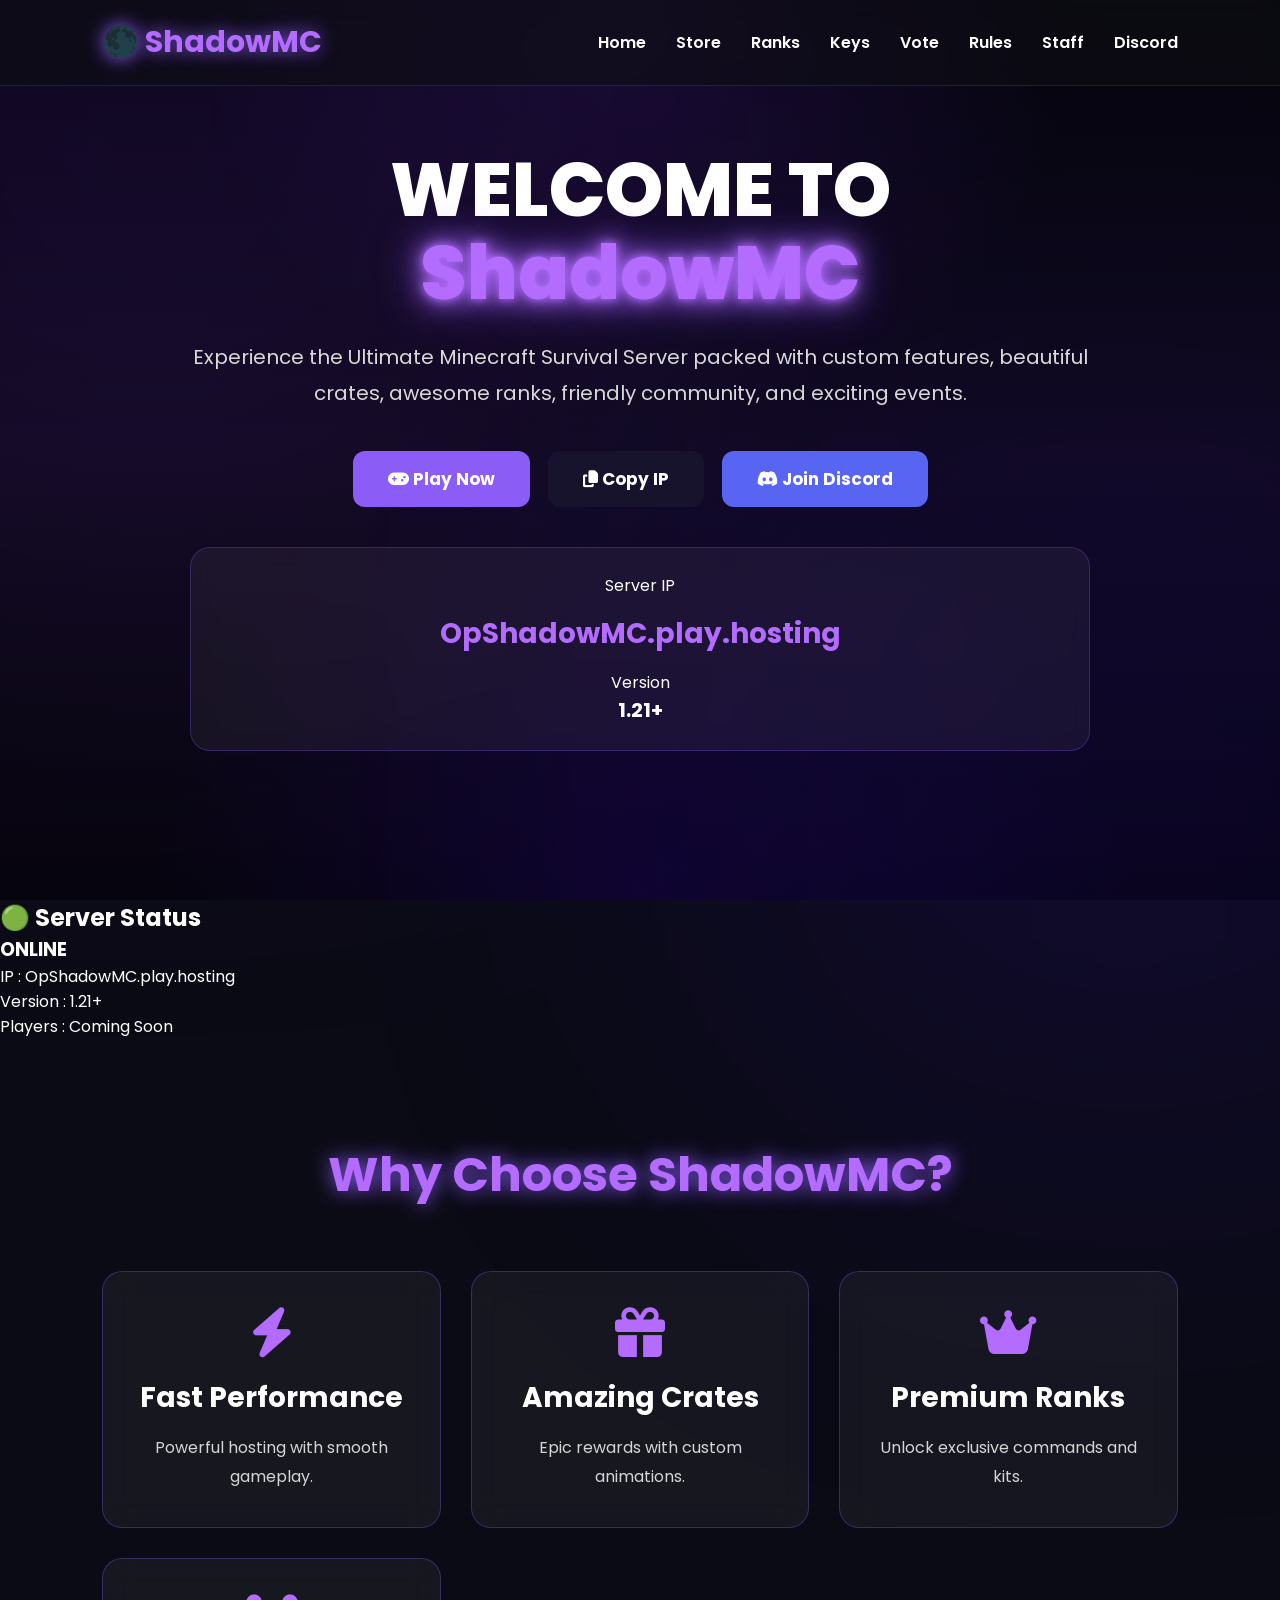
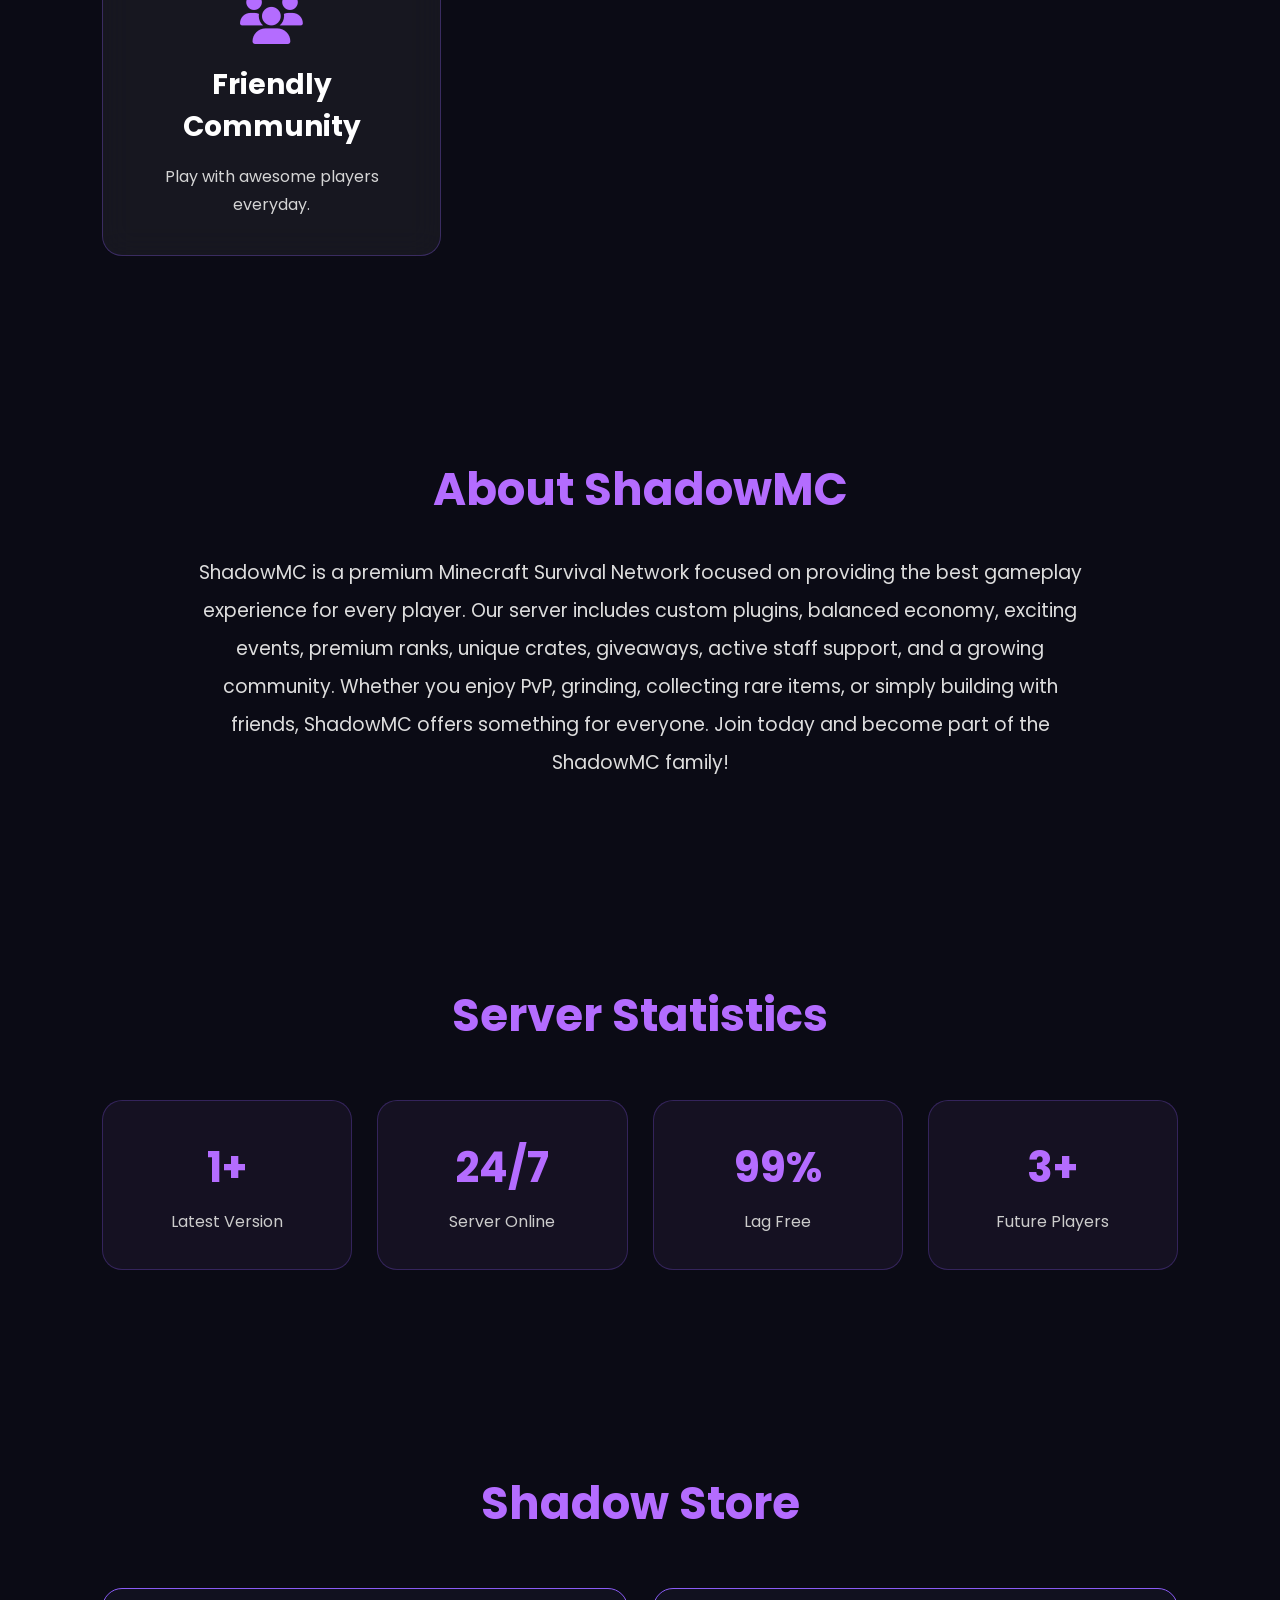
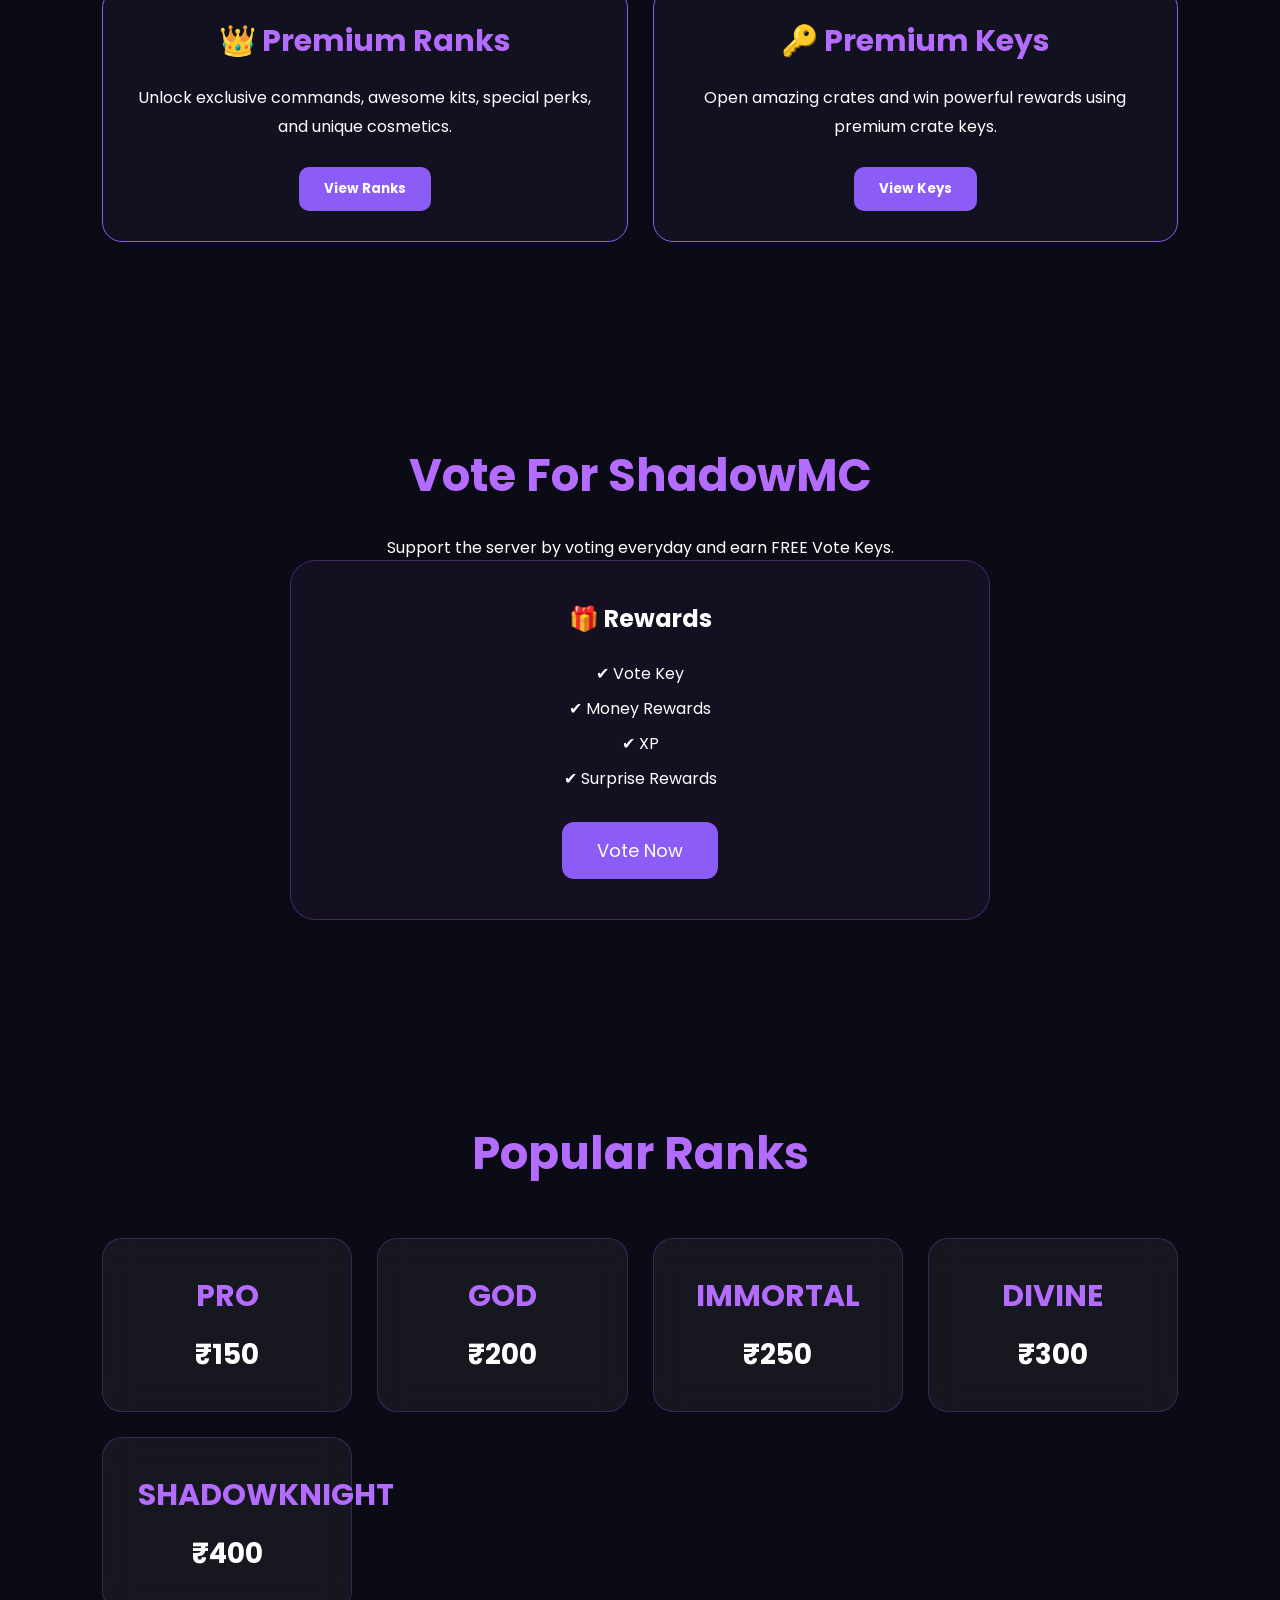
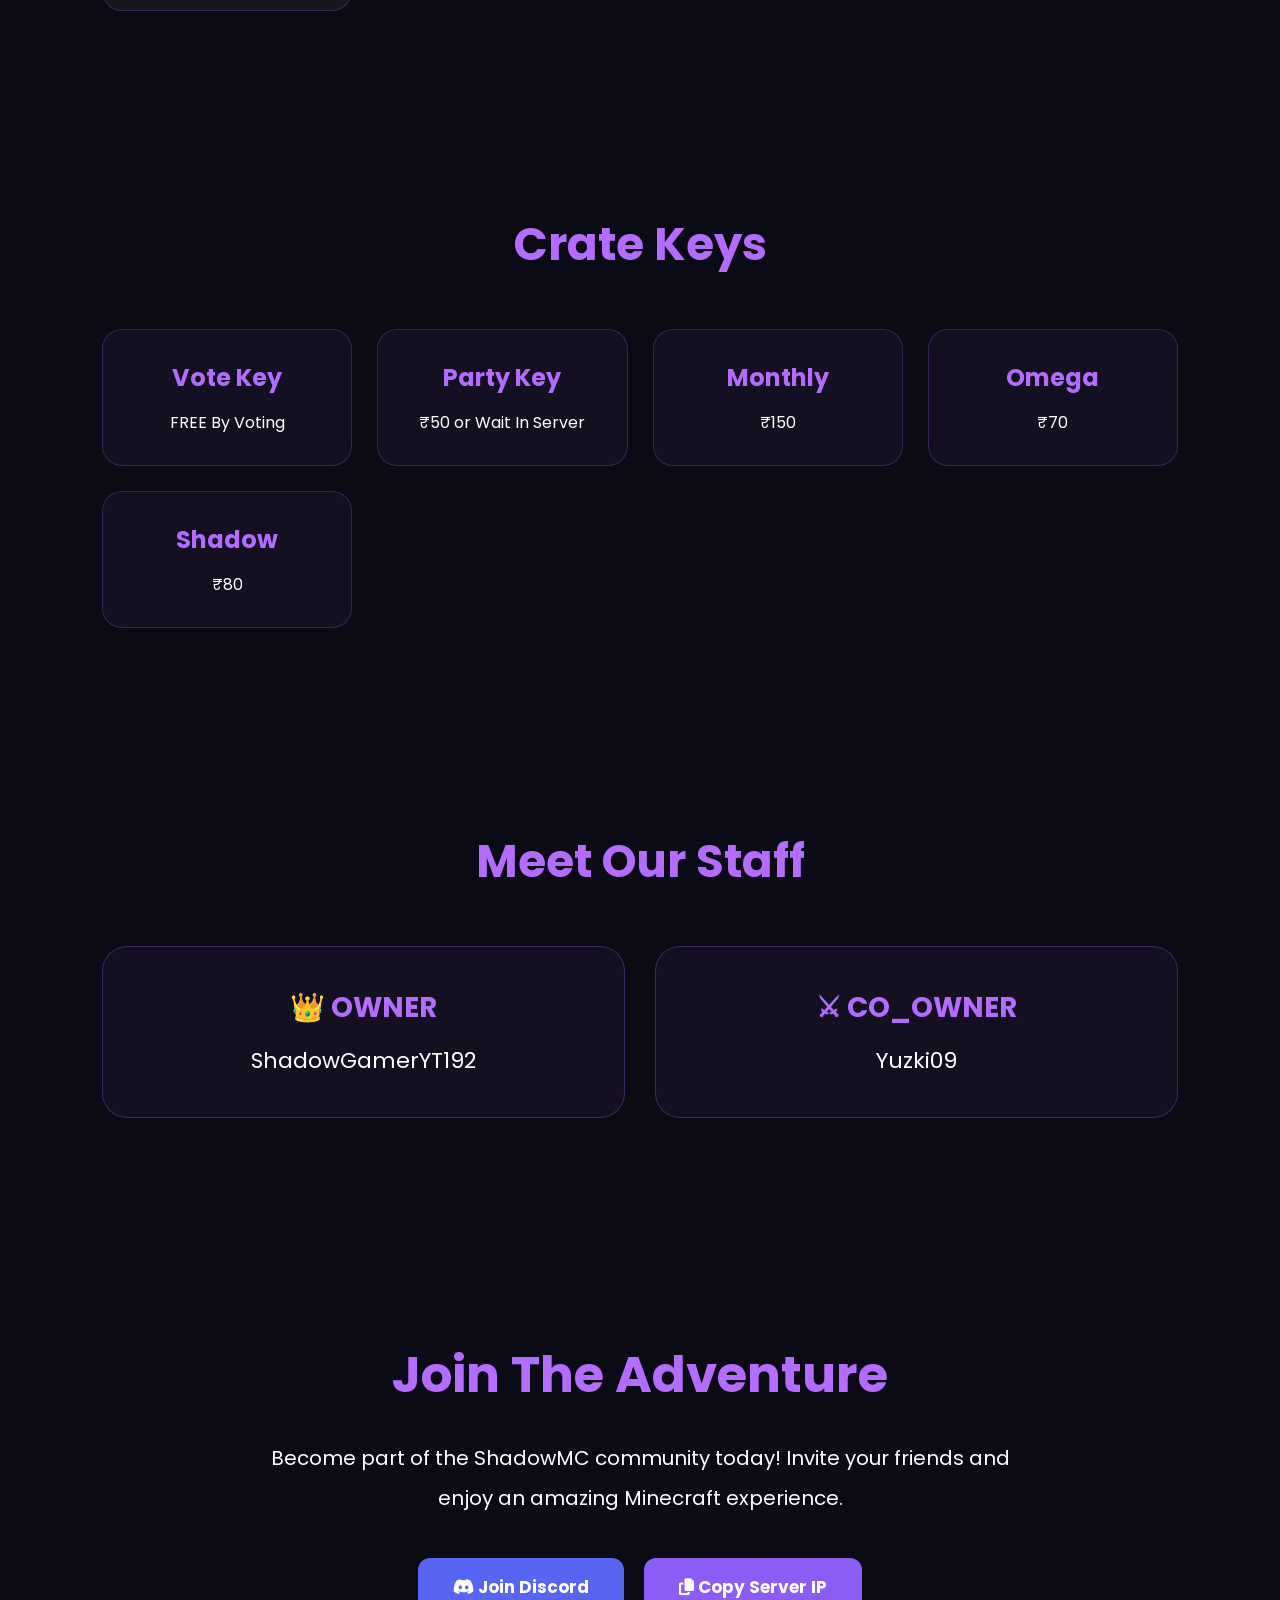
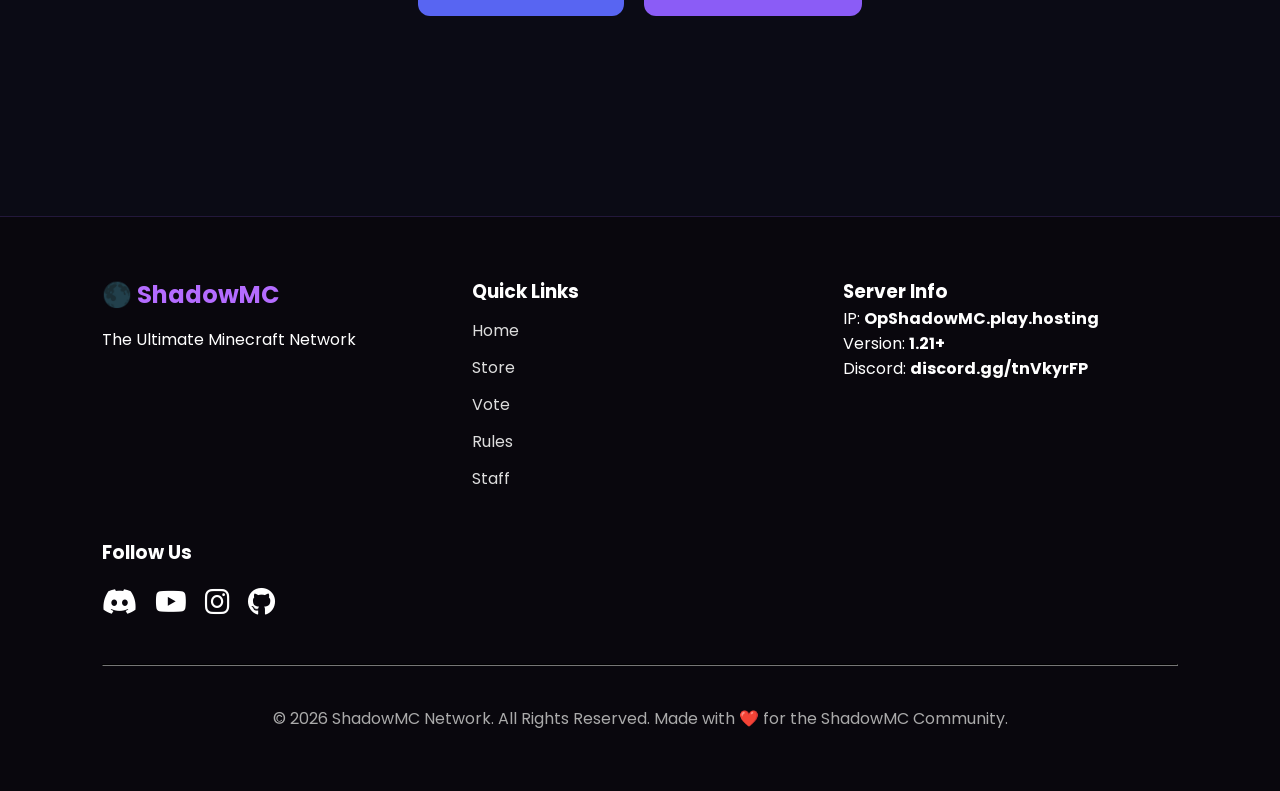
<file: index.html>
<!DOCTYPE html>
<html lang="en">
<head>

<meta charset="UTF-8">
<meta name="viewport" content="width=device-width, initial-scale=1.0">

<title>ShadowMC | Official Minecraft Server</title>

<link rel="preconnect" href="https://fonts.googleapis.com">
<link rel="preconnect" href="https://fonts.gstatic.com" crossorigin>

<link href="https://fonts.googleapis.com/css2?family=Poppins:wght@300;400;500;600;700;800&display=swap" rel="stylesheet">

<link rel="stylesheet" href="style.css">

<link rel="stylesheet"
href="https://cdnjs.cloudflare.com/ajax/libs/font-awesome/6.7.2/css/all.min.css">

</head>

<body>

<div class="background"></div>

<div class="particles"></div>

<header>

<nav class="navbar">

<div class="logo">

<h2>🌑 ShadowMC</h2>

</div>

<ul class="nav-links">

<li><a href="index.html">Home</a></li>

<li><a href="store.html">Store</a></li>

<li><a href="ranks.html">Ranks</a></li>

<li><a href="keys.html">Keys</a></li>

<li><a href="vote.html">Vote</a></li>

<li><a href="rules.html">Rules</a></li>

<li><a href="staff.html">Staff</a></li>

<li>

<a href="https://discord.gg/tnVkyrFP" target="_blank">

Discord

</a>

</li>

</ul>

</nav>

</header>

<section class="hero">

<div class="hero-content">

<h1>

WELCOME TO

<span>ShadowMC</span>

</h1>

<p>

Experience the Ultimate Minecraft Survival Server

packed with custom features,

beautiful crates,

awesome ranks,

friendly community,

and exciting events.

</p>

<div class="buttons">

<button class="play-btn">

<i class="fa-solid fa-gamepad"></i>

Play Now

</button>

<button class="copy-btn"

onclick="copyIP()">

<i class="fa-solid fa-copy"></i>

Copy IP

</button>

<a href="https://discord.gg/tnVkyrFP"

target="_blank">

<button class="discord-btn">

<i class="fab fa-discord"></i>

Join Discord

</button>

</a>

</div>

<div class="server-ip">

Server IP

<h2>

OpShadowMC.play.hosting

</h2>

Version

<h3>

1.21+

</h3>

</div>

</div>

</section>

<section class="status">

<h2>

🟢 Server Status

</h2>

<div class="status-card">

<h3>

ONLINE

</h3>

<p>

IP :

OpShadowMC.play.hosting

</p>

<p>

Version :

1.21+

</p>

<p>

Players :

Coming Soon

</p>

</div>

</section>

<section class="features">

<h1>

Why Choose ShadowMC?

</h1>

<div class="feature-grid">

<div class="card">

<i class="fa-solid fa-bolt"></i>

<h2>

Fast Performance

</h2>

<p>

Powerful hosting with smooth gameplay.

</p>

</div>

<div class="card">

<i class="fa-solid fa-gift"></i>

<h2>

Amazing Crates

</h2>

<p>

Epic rewards with custom animations.

</p>

</div>

<div class="card">

<i class="fa-solid fa-crown"></i>

<h2>

Premium Ranks

</h2>

<p>

Unlock exclusive commands and kits.

</p>

</div>

<div class="card">

<i class="fa-solid fa-users"></i>

<h2>

Friendly Community

</h2>

<p>

Play with awesome players everyday.

</p>

</div>

</div>

</section>

<section class="about">

<div class="container">

<h1>

About ShadowMC

</h1>

<p>

ShadowMC is a premium Minecraft Survival Network focused on providing the best gameplay experience for every player.

Our server includes custom plugins, balanced economy, exciting events, premium ranks, unique crates, giveaways, active staff support, and a growing community.

Whether you enjoy PvP, grinding, collecting rare items, or simply building with friends, ShadowMC offers something for everyone.

Join today and become part of the ShadowMC family!
  </p>

</div>

</section>

<!-- SERVER STATS -->

<section class="stats">

<h1>Server Statistics</h1>

<div class="stats-grid">

<div class="stat-box">
<h2>1.21+</h2>
<p>Latest Version</p>
</div>

<div class="stat-box">
<h2>24/7</h2>
<p>Server Online</p>
</div>

<div class="stat-box">
<h2>99%</h2>
<p>Lag Free</p>
</div>

<div class="stat-box">
<h2>100+</h2>
<p>Future Players</p>
</div>

</div>

</section>

<!-- STORE -->

<section class="store-preview">

<h1>Shadow Store</h1>

<div class="store-grid">

<div class="store-card">

<h2>👑 Premium Ranks</h2>

<p>

Unlock exclusive commands,
awesome kits,
special perks,
and unique cosmetics.

</p>

<a href="ranks.html">

<button>

View Ranks

</button>

</a>

</div>

<div class="store-card">

<h2>🔑 Premium Keys</h2>

<p>

Open amazing crates
and win powerful rewards
using premium crate keys.

</p>

<a href="keys.html">

<button>

View Keys

</button>

</a>

</div>

</div>

</section>

<!-- VOTE -->

<section class="vote">

<h1>

Vote For ShadowMC

</h1>

<p>

Support the server by voting everyday
and earn FREE Vote Keys.

</p>

<div class="vote-card">

<h2>

🎁 Rewards

</h2>

<ul>

<li>✔ Vote Key</li>

<li>✔ Money Rewards</li>

<li>✔ XP</li>

<li>✔ Surprise Rewards</li>

</ul>

<a href="vote.html">

<button>

Vote Now

</button>

</a>

</div>

</section>

<!-- RANKS -->

<section class="rank-preview">

<h1>

Popular Ranks

</h1>

<div class="rank-grid">

<div class="rank-card">

<h2>

PRO

</h2>

<h3>

₹150

</h3>

</div>

<div class="rank-card">

<h2>

GOD

</h2>

<h3>

₹200

</h3>

</div>

<div class="rank-card">

<h2>

IMMORTAL

</h2>

<h3>

₹250

</h3>

</div>

<div class="rank-card">

<h2>

DIVINE

</h2>

<h3>

₹300

</h3>

</div>

<div class="rank-card">

<h2>

SHADOWKNIGHT

</h2>

<h3>

₹400

</h3>

</div>

</div>

</section>

<!-- KEYS -->

<section class="key-preview">

<h1>

Crate Keys

</h1>

<div class="key-grid">

<div class="key-card">

<h2>

Vote Key

</h2>

<p>

FREE By Voting

</p>

</div>

<div class="key-card">

<h2>

Party Key

</h2>

<p>

₹50

or

Wait In Server

</p>

</div>

<div class="key-card">

<h2>

Monthly

</h2>

<p>

₹150

</p>

</div>

<div class="key-card">

<h2>

Omega

</h2>

<p>

₹70

</p>

</div>

<div class="key-card">

<h2>

Shadow

</h2>

<p>

₹80

</p>

</div>

</div>

</section>

<!-- STAFF -->

<section class="staff">

<h1>

Meet Our Staff

</h1>

<div class="staff-grid">

<div class="staff-card">

<h2>

👑 OWNER

</h2>

<p>

ShadowGamerYT192

</p>

</div>

<div class="staff-card">

<h2>

⚔ CO_OWNER

</h2>

<p>

Yuzki09

</p>

</div>

</div>

</section>
<!-- CONTACT -->

<section class="contact">

<h1>Join The Adventure</h1>

<p>

Become part of the ShadowMC community today!

Invite your friends and enjoy an amazing Minecraft experience.

</p>

<div class="contact-buttons">

<a href="https://discord.gg/tnVkyrFP" target="_blank">

<button class="discord-big">

<i class="fab fa-discord"></i>

Join Discord

</button>

</a>

<button class="copy-big" onclick="copyIP()">

<i class="fa-solid fa-copy"></i>

Copy Server IP

</button>

</div>

</section>

<!-- FOOTER -->

<footer>

<div class="footer-container">

<div class="footer-logo">

<h2>🌑 ShadowMC</h2>

<p>

The Ultimate Minecraft Network

</p>

</div>

<div class="footer-links">

<h3>Quick Links</h3>

<ul>

<li><a href="index.html">Home</a></li>

<li><a href="store.html">Store</a></li>

<li><a href="vote.html">Vote</a></li>

<li><a href="rules.html">Rules</a></li>

<li><a href="staff.html">Staff</a></li>

</ul>

</div>

<div class="footer-server">

<h3>Server Info</h3>

<p>

IP:

<strong>OpShadowMC.play.hosting</strong>

</p>

<p>

Version:

<strong>1.21+</strong>

</p>

<p>

Discord:

<strong>discord.gg/tnVkyrFP</strong>

</p>

</div>

<div class="footer-social">

<h3>Follow Us</h3>

<div class="social-icons">

<a href="https://discord.gg/tnVkyrFP" target="_blank">

<i class="fab fa-discord"></i>

</a>

<a href="#">

<i class="fab fa-youtube"></i>

</a>

<a href="#">

<i class="fab fa-instagram"></i>

</a>

<a href="#">

<i class="fab fa-github"></i>

</a>

</div>

</div>

</div>

<hr>

<p class="copyright">

© 2026 ShadowMC Network.

All Rights Reserved.

Made with ❤️ for the ShadowMC Community.

</p>

</footer>

<script src="script.js"></script>

</body>

</html>
</file>
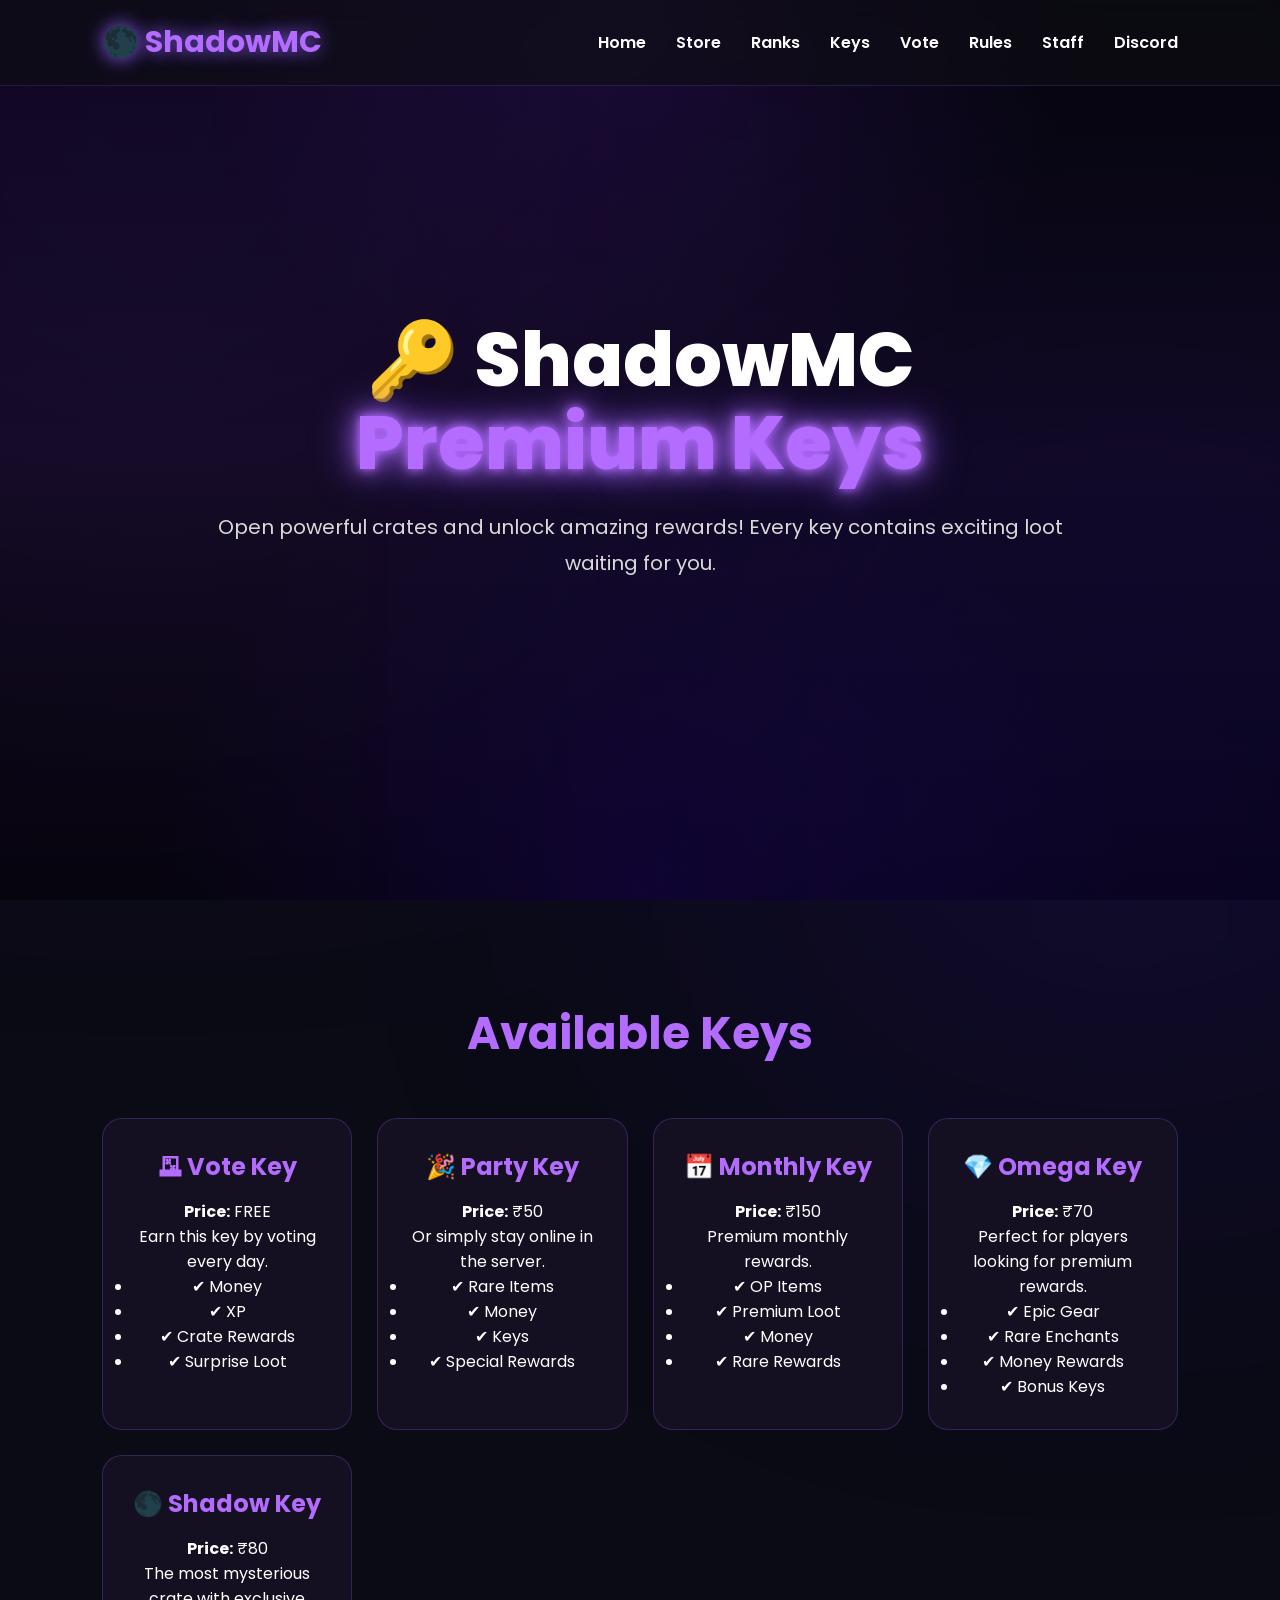
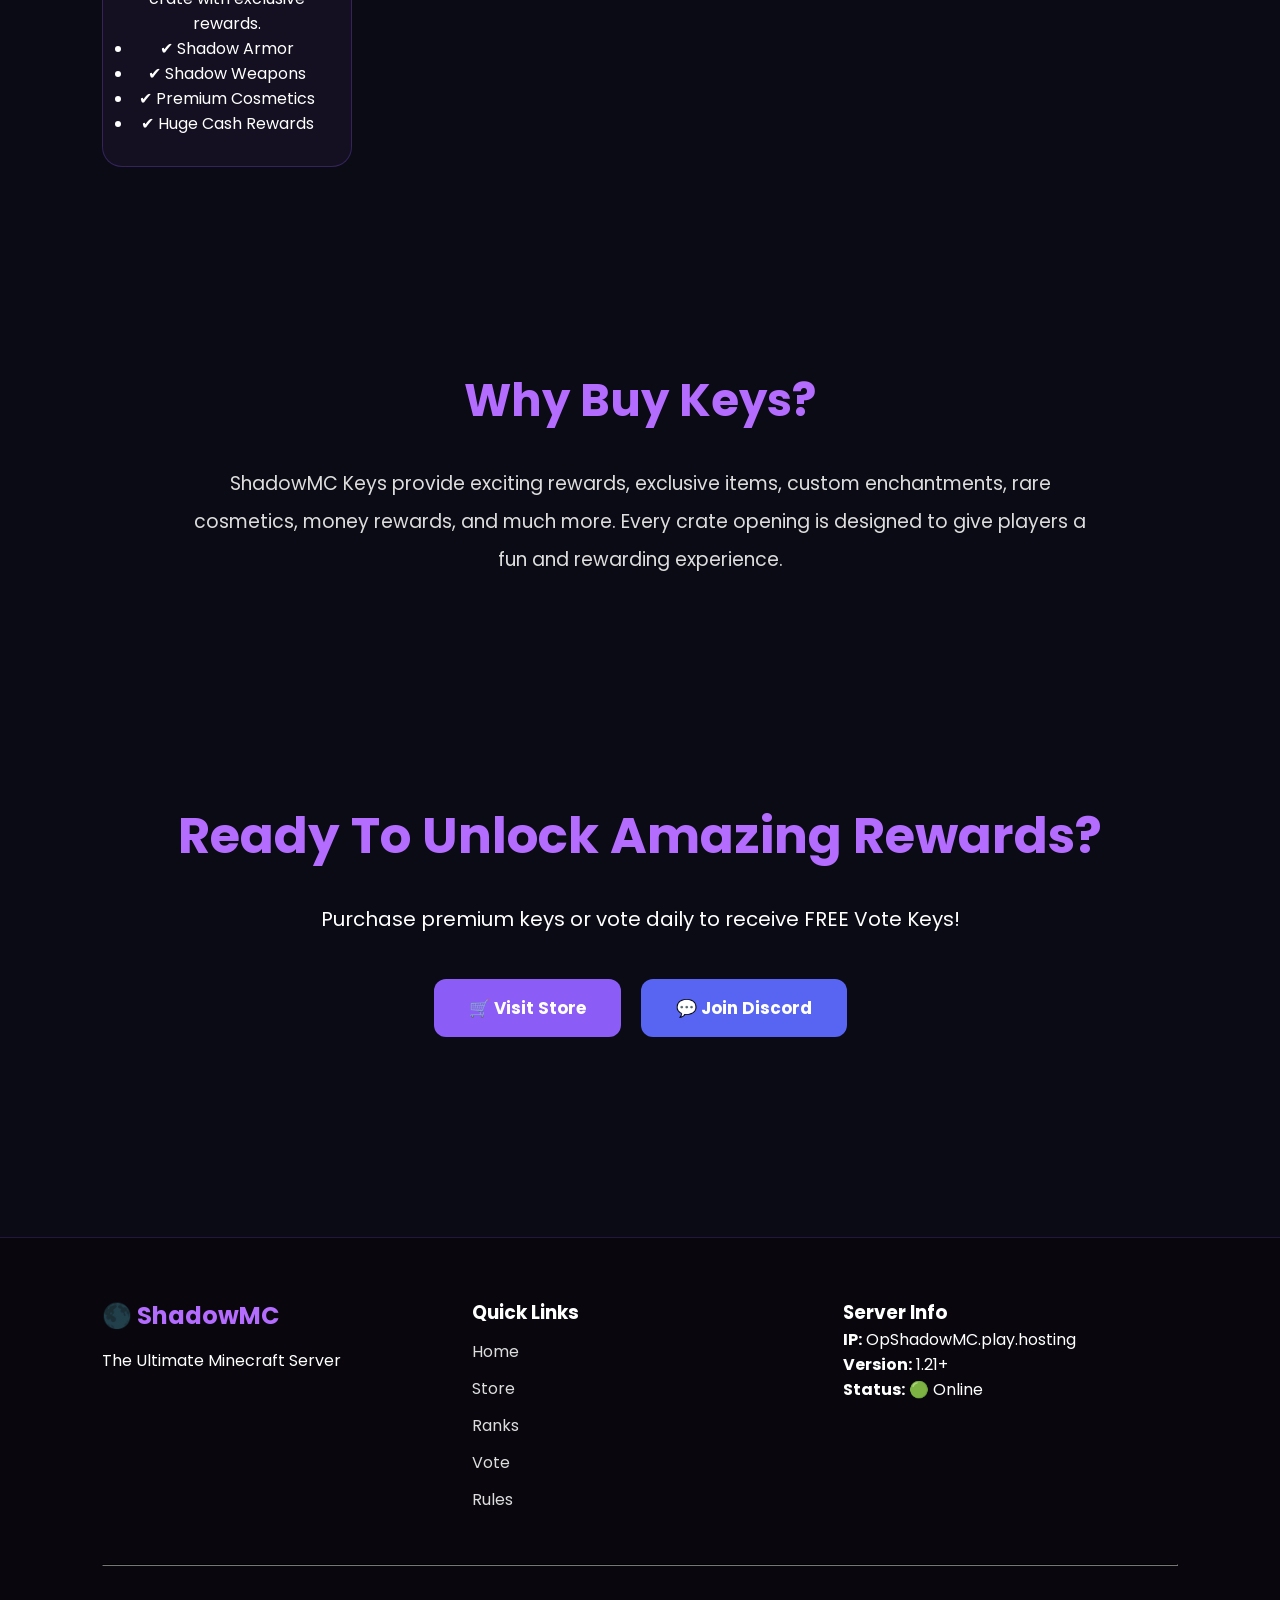
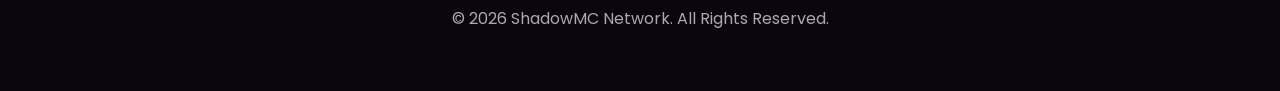
<file: keys.html>
<!DOCTYPE html>
<html lang="en">

<head>

<meta charset="UTF-8">

<meta name="viewport" content="width=device-width, initial-scale=1.0">

<title>ShadowMC | Keys</title>

<link rel="stylesheet" href="style.css">

<link rel="preconnect" href="https://fonts.googleapis.com">

<link href="https://fonts.googleapis.com/css2?family=Poppins:wght@300;400;500;600;700;800&display=swap" rel="stylesheet">

<link rel="stylesheet" href="https://cdnjs.cloudflare.com/ajax/libs/font-awesome/6.7.2/css/all.min.css">

</head>

<body>

<div class="background"></div>

<header>

<nav class="navbar">

<div class="logo">

<h2>🌑 ShadowMC</h2>

</div>

<ul class="nav-links">

<li><a href="index.html">Home</a></li>

<li><a href="store.html">Store</a></li>

<li><a href="ranks.html">Ranks</a></li>

<li><a href="keys.html" class="active">Keys</a></li>

<li><a href="vote.html">Vote</a></li>

<li><a href="rules.html">Rules</a></li>

<li><a href="staff.html">Staff</a></li>

<li><a href="https://discord.gg/tnVkyrFP" target="_blank">Discord</a></li>

</ul>

</nav>

</header>

<section class="hero">

<div class="hero-content">

<h1>

🔑 ShadowMC

<span>Premium Keys</span>

</h1>

<p>

Open powerful crates and unlock amazing rewards!

Every key contains exciting loot waiting for you.

</p>

</div>

</section>

<section class="key-preview">

<h1>

Available Keys

</h1>

<div class="key-grid">

<div class="key-card">

<h2>🗳 Vote Key</h2>

<p>

<b>Price:</b> FREE

</p>

<p>

Earn this key by voting every day.

</p>

<ul>

<li>✔ Money</li>

<li>✔ XP</li>

<li>✔ Crate Rewards</li>

<li>✔ Surprise Loot</li>

</ul>

</div>

<div class="key-card">

<h2>🎉 Party Key</h2>

<p>

<b>Price:</b> ₹50

</p>

<p>

Or simply stay online in the server.

</p>

<ul>

<li>✔ Rare Items</li>

<li>✔ Money</li>

<li>✔ Keys</li>

<li>✔ Special Rewards</li>

</ul>

</div>

<div class="key-card">

<h2>📅 Monthly Key</h2>

<p>

<b>Price:</b> ₹150

</p>

<p>

Premium monthly rewards.

</p>

<ul>

<li>✔ OP Items</li>

<li>✔ Premium Loot</li>

<li>✔ Money</li>

<li>✔ Rare Rewards</li>

</ul>

</div>
<div class="key-card">

<h2>💎 Omega Key</h2>

<p>

<b>Price:</b> ₹70

</p>

<p>

Perfect for players looking for premium rewards.

</p>

<ul>

<li>✔ Epic Gear</li>

<li>✔ Rare Enchants</li>

<li>✔ Money Rewards</li>

<li>✔ Bonus Keys</li>

</ul>

</div>

<div class="key-card">

<h2>🌑 Shadow Key</h2>

<p>

<b>Price:</b> ₹80

</p>

<p>

The most mysterious crate with exclusive rewards.

</p>

<ul>

<li>✔ Shadow Armor</li>

<li>✔ Shadow Weapons</li>

<li>✔ Premium Cosmetics</li>

<li>✔ Huge Cash Rewards</li>

</ul>

</div>

</div>

</section>

<!-- KEY INFO -->

<section class="about">

<div class="container">

<h1>Why Buy Keys?</h1>

<p>

ShadowMC Keys provide exciting rewards, exclusive items, custom enchantments,
rare cosmetics, money rewards, and much more.
Every crate opening is designed to give players a fun and rewarding experience.

</p>

</div>

</section>

<!-- CTA -->

<section class="contact">

<h1>Ready To Unlock Amazing Rewards?</h1>

<p>

Purchase premium keys or vote daily to receive FREE Vote Keys!

</p>

<div class="contact-buttons">

<a href="store.html">

<button class="copy-big">

🛒 Visit Store

</button>

</a>

<a href="https://discord.gg/tnVkyrFP" target="_blank">

<button class="discord-big">

💬 Join Discord

</button>

</a>

</div>

</section>

<!-- FOOTER -->

<footer>

<div class="footer-container">

<div class="footer-logo">

<h2>🌑 ShadowMC</h2>

<p>The Ultimate Minecraft Server</p>

</div>

<div class="footer-links">

<h3>Quick Links</h3>

<ul>

<li><a href="index.html">Home</a></li>

<li><a href="store.html">Store</a></li>

<li><a href="ranks.html">Ranks</a></li>

<li><a href="vote.html">Vote</a></li>

<li><a href="rules.html">Rules</a></li>

</ul>

</div>

<div class="footer-server">

<h3>Server Info</h3>

<p><strong>IP:</strong> OpShadowMC.play.hosting</p>

<p><strong>Version:</strong> 1.21+</p>

<p><strong>Status:</strong> 🟢 Online</p>

</div>

</div>

<hr>

<p class="copyright">

© 2026 ShadowMC Network. All Rights Reserved.

</p>

</footer>

<script src="script.js"></script>

</body>

</html>
</file>
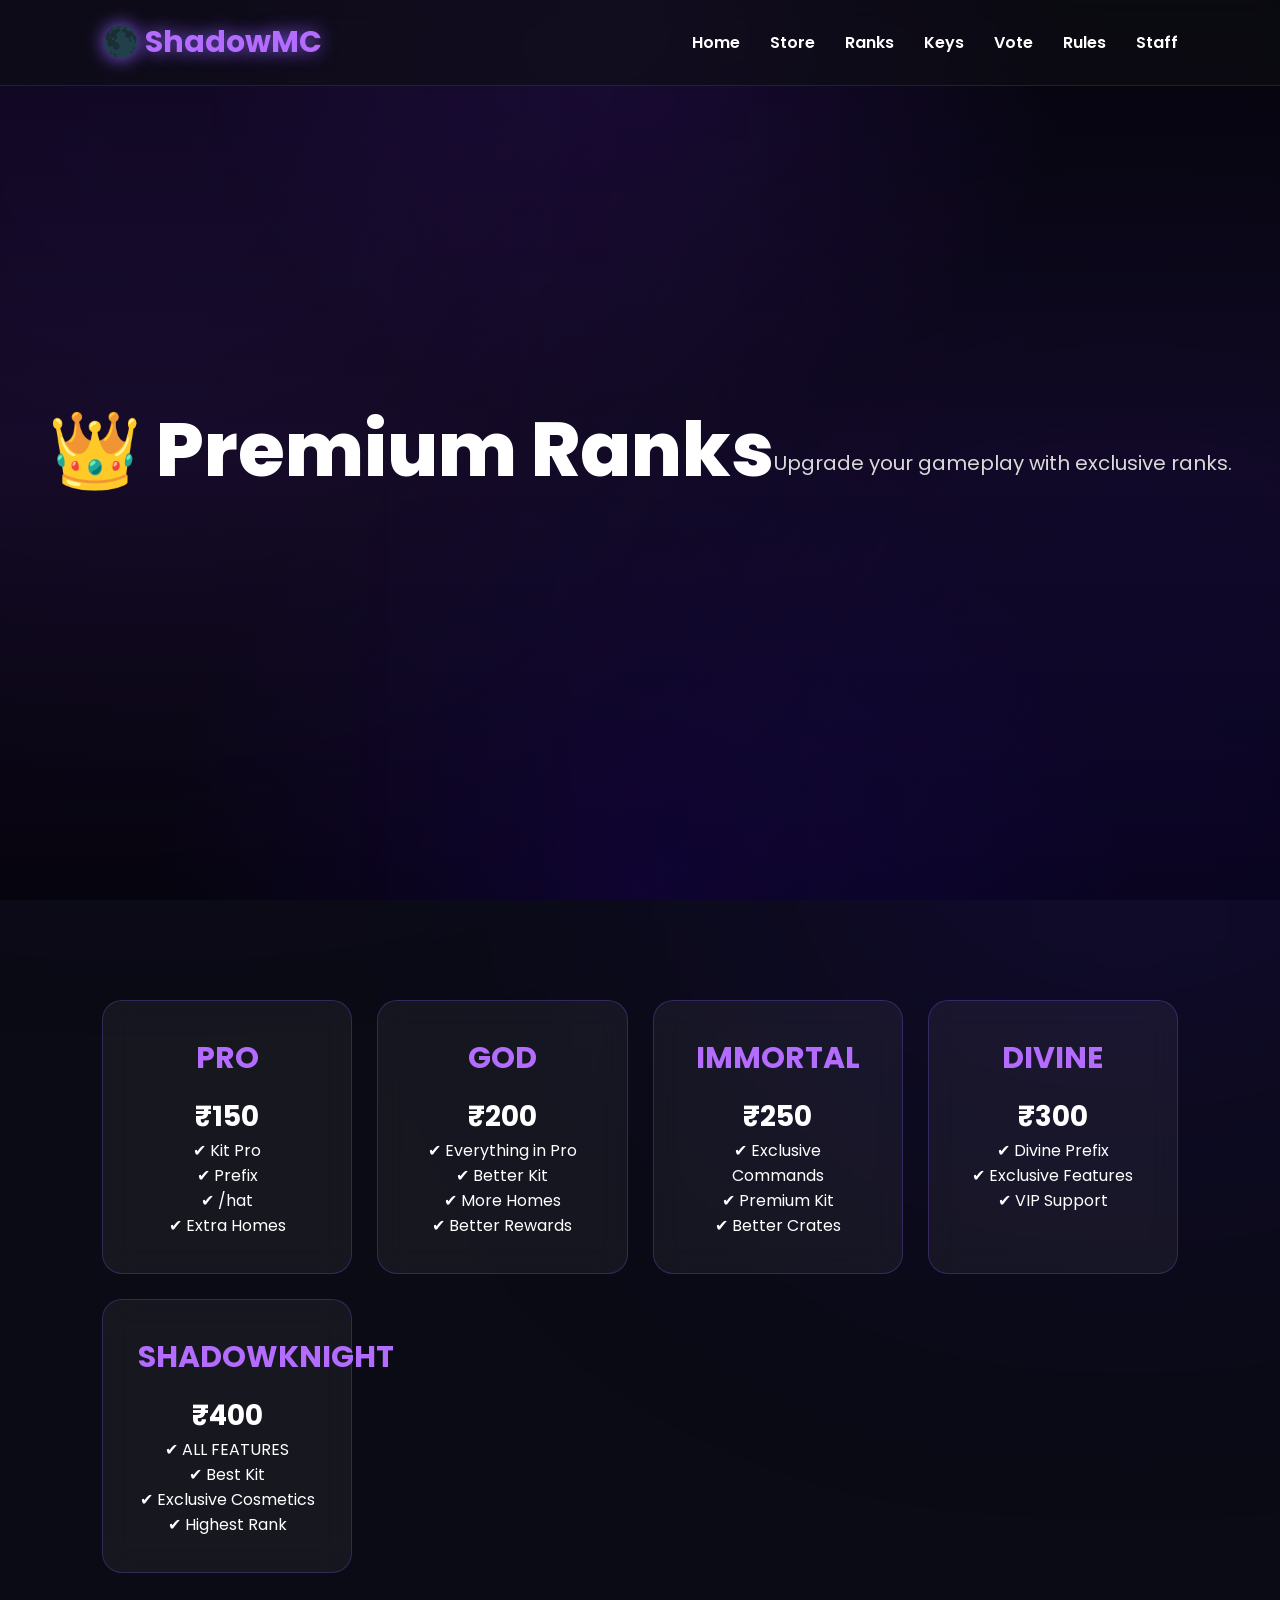
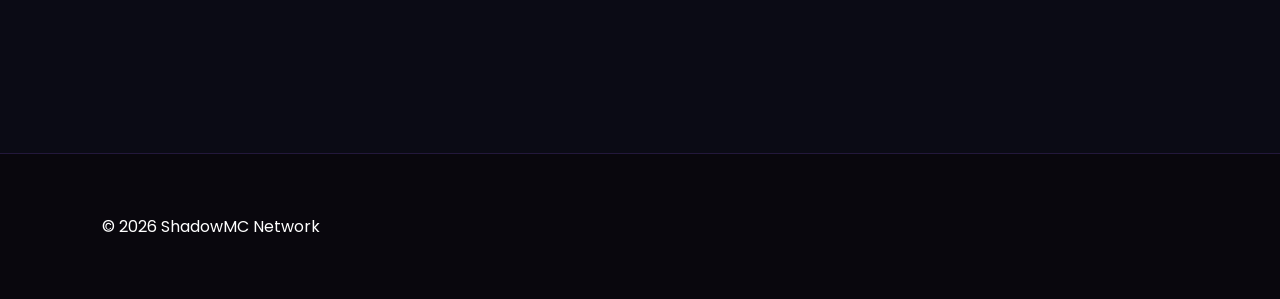
<file: ranks.html>
<!DOCTYPE html>
<html lang="en">
<head>

<meta charset="UTF-8">
<meta name="viewport" content="width=device-width, initial-scale=1.0">

<title>ShadowMC | Ranks</title>

<link rel="stylesheet" href="style.css">

<link rel="preconnect" href="https://fonts.googleapis.com">

<link href="https://fonts.googleapis.com/css2?family=Poppins:wght@300;400;600;700&display=swap" rel="stylesheet">

</head>

<body>

<div class="background"></div>

<nav class="navbar">

<div class="logo">
<h2>🌑 ShadowMC</h2>
</div>

<ul class="nav-links">

<li><a href="index.html">Home</a></li>
<li><a href="store.html">Store</a></li>
<li><a href="ranks.html">Ranks</a></li>
<li><a href="keys.html">Keys</a></li>
<li><a href="vote.html">Vote</a></li>
<li><a href="rules.html">Rules</a></li>
<li><a href="staff.html">Staff</a></li>

</ul>

</nav>

<section class="hero">

<h1>👑 Premium Ranks</h1>

<p>
Upgrade your gameplay with exclusive ranks.
</p>

</section>

<section class="rank-preview">

<div class="rank-grid">

<div class="rank-card">

<h2>PRO</h2>

<h3>₹150</h3>

<p>

✔ Kit Pro<br>

✔ Prefix<br>

✔ /hat<br>

✔ Extra Homes

</p>

</div>

<div class="rank-card">

<h2>GOD</h2>

<h3>₹200</h3>

<p>

✔ Everything in Pro<br>

✔ Better Kit<br>

✔ More Homes<br>

✔ Better Rewards

</p>

</div>

<div class="rank-card">

<h2>IMMORTAL</h2>

<h3>₹250</h3>

<p>

✔ Exclusive Commands<br>

✔ Premium Kit<br>

✔ Better Crates

</p>

</div>

<div class="rank-card">

<h2>DIVINE</h2>

<h3>₹300</h3>

<p>

✔ Divine Prefix<br>

✔ Exclusive Features<br>

✔ VIP Support

</p>

</div>

<div class="rank-card">

<h2>SHADOWKNIGHT</h2>

<h3>₹400</h3>

<p>

✔ ALL FEATURES<br>

✔ Best Kit<br>

✔ Exclusive Cosmetics<br>

✔ Highest Rank

</p>

</div>

</div>

</section>

<footer>

<p>

© 2026 ShadowMC Network

</p>

</footer>

<script src="script.js"></script>

</body>
</html>
</file>
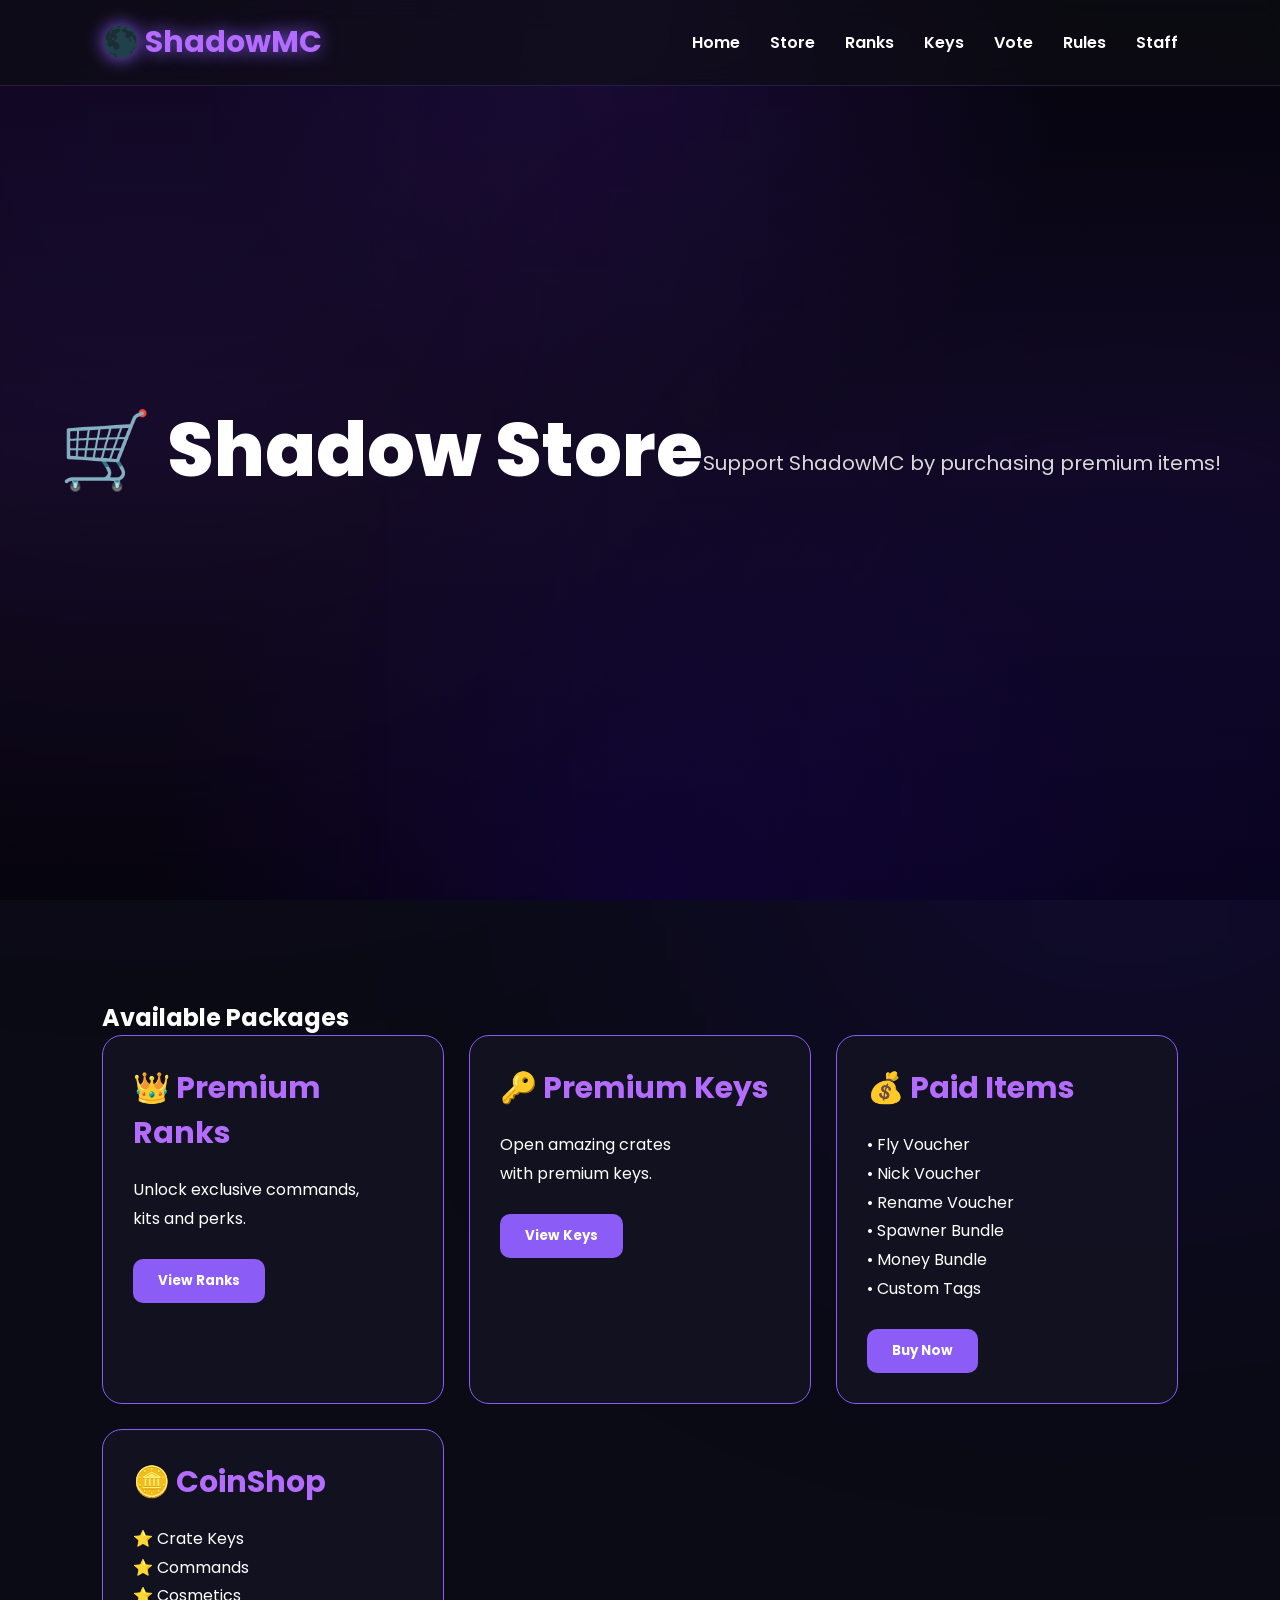
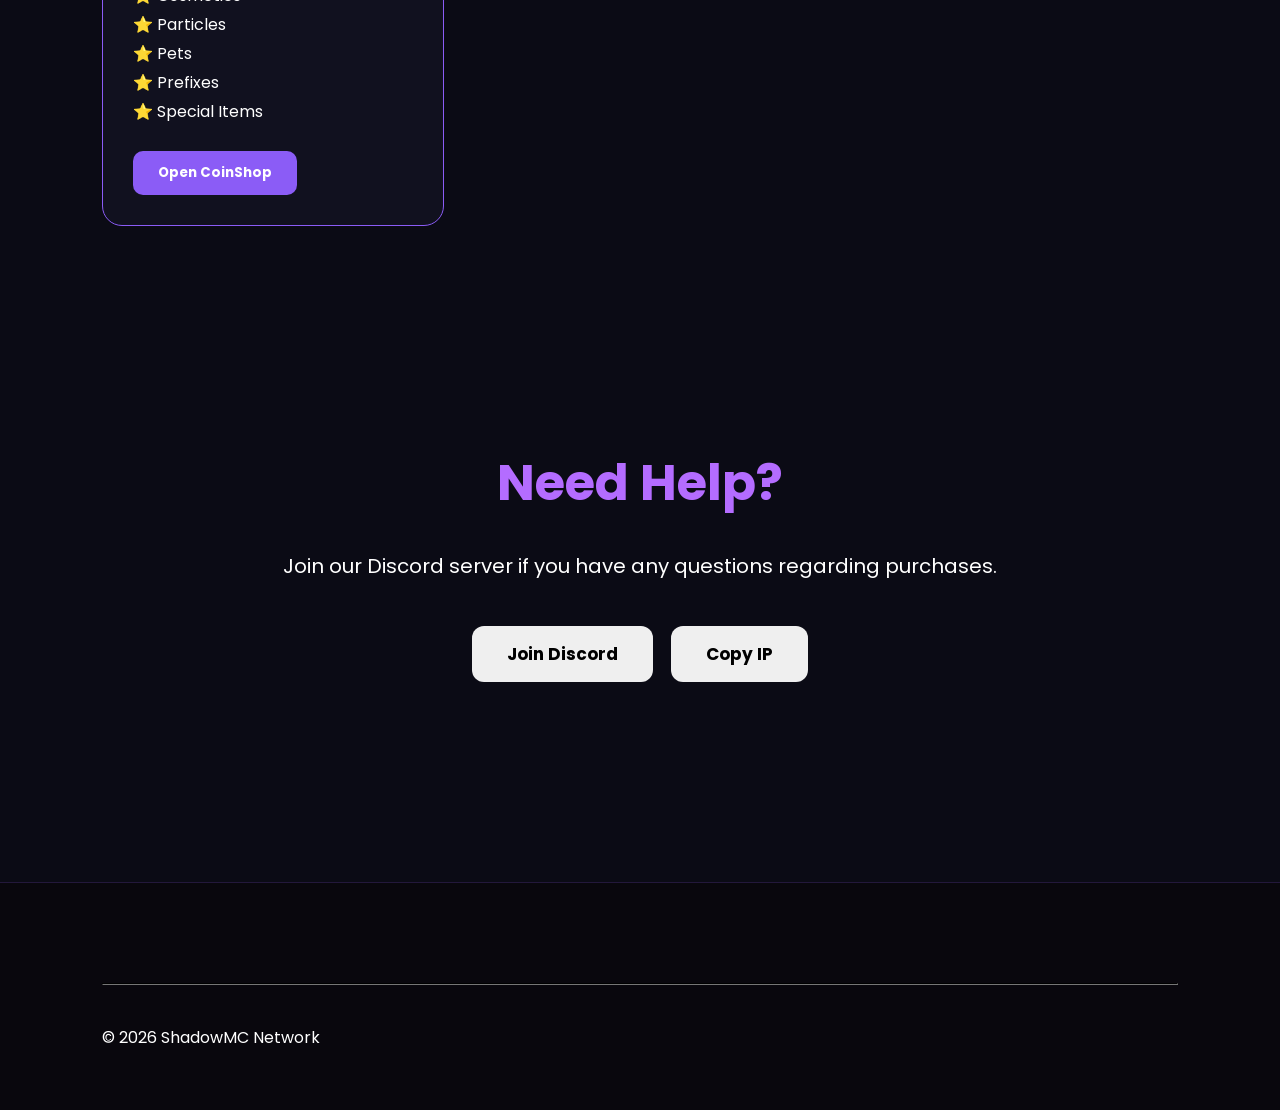
<file: store.html>
<!DOCTYPE html>
<html lang="en">

<head>

<meta charset="UTF-8">
<meta name="viewport" content="width=device-width, initial-scale=1.0">

<title>ShadowMC | Store</title>

<link rel="stylesheet" href="style.css">

<link rel="preconnect" href="https://fonts.googleapis.com">
<link href="https://fonts.googleapis.com/css2?family=Poppins:wght@300;400;600;700;800&display=swap" rel="stylesheet">

</head>

<body>

<div class="background"></div>

<nav class="navbar">

<div class="logo">
<h2>🌑 ShadowMC</h2>
</div>

<ul class="nav-links">
<li><a href="index.html">Home</a></li>
<li><a href="store.html" class="active">Store</a></li>
<li><a href="ranks.html">Ranks</a></li>
<li><a href="keys.html">Keys</a></li>
<li><a href="vote.html">Vote</a></li>
<li><a href="rules.html">Rules</a></li>
<li><a href="staff.html">Staff</a></li>
</ul>

</nav>

<section class="hero">

<h1>🛒 Shadow Store</h1>

<p>

Support ShadowMC by purchasing premium items!

</p>

</section>

<section class="store">

<h1>Available Packages</h1>

<div class="store-grid">

<div class="store-card">

<h2>👑 Premium Ranks</h2>

<p>

Unlock exclusive commands,<br>
kits and perks.

</p>

<a href="ranks.html">

<button>

View Ranks

</button>

</a>

</div>

<div class="store-card">

<h2>🔑 Premium Keys</h2>

<p>

Open amazing crates<br>
with premium keys.

</p>

<a href="keys.html">

<button>

View Keys

</button>

</a>

</div>

<div class="store-card">

<h2>💰 Paid Items</h2>

<p>

• Fly Voucher<br>
• Nick Voucher<br>
• Rename Voucher<br>
• Spawner Bundle<br>
• Money Bundle<br>
• Custom Tags

</p>

<button>

Buy Now

</button>

</div>

<div class="store-card">

<h2>🪙 CoinShop</h2>

<p>

⭐ Crate Keys<br>
⭐ Commands<br>
⭐ Cosmetics<br>
⭐ Particles<br>
⭐ Pets<br>
⭐ Prefixes<br>
⭐ Special Items

</p>

<button>

Open CoinShop

</button>

</div>

</div>

</section>

<section class="contact">

<h1>Need Help?</h1>

<p>

Join our Discord server if you have any questions regarding purchases.

</p>

<div class="buttons">

<button onclick="window.location.href='https://discord.gg/tnVkyrFP'">

Join Discord

</button>

<button onclick="copyIP()">

Copy IP

</button>

</div>

</section>

<footer>

<hr>

<p>

© 2026 ShadowMC Network

</p>

</footer>

<script src="script.js"></script>

</body>

</html>
</file>
<file: style.css>
/* ===================================
ShadowMC Premium Website
Made By ChatGPT
=================================== */

*{
margin:0;
padding:0;
box-sizing:border-box;
scroll-behavior:smooth;
font-family:'Poppins',sans-serif;
}

body{

background:#08060f;

color:white;

overflow-x:hidden;

}

/* Scrollbar */

::-webkit-scrollbar{

width:10px;

}

::-webkit-scrollbar-track{

background:#09070d;

}

::-webkit-scrollbar-thumb{

background:#8b5cf6;

border-radius:20px;

}

/* Background */

.background{

position:fixed;

top:0;

left:0;

width:100%;

height:100%;

background:

radial-gradient(circle at top,#7b2cff22,transparent 40%),

radial-gradient(circle at bottom,#4900ff22,transparent 45%),

linear-gradient(180deg,#05040b,#0e0918,#05040b);

z-index:-5;

}

/* Floating Glow */

.background::before{

content:"";

position:absolute;

width:700px;

height:700px;

background:#7b2cff;

filter:blur(250px);

opacity:.18;

top:-200px;

left:-200px;

animation:moveGlow 12s infinite alternate;

}

.background::after{

content:"";

position:absolute;

width:600px;

height:600px;

background:#3d0cff;

filter:blur(220px);

opacity:.18;

right:-150px;

bottom:-150px;

animation:moveGlow2 15s infinite alternate;

}

@keyframes moveGlow{

0%{

transform:translate(0,0);

}

100%{

transform:translate(200px,150px);

}

}

@keyframes moveGlow2{

0%{

transform:translate(0,0);

}

100%{

transform:translate(-200px,-120px);

}

}

/* Navbar */

.navbar{

position:fixed;

top:0;

left:0;

width:100%;

display:flex;

justify-content:space-between;

align-items:center;

padding:20px 8%;

background:rgba(15,15,20,.65);

backdrop-filter:blur(12px);

border-bottom:1px solid #8b5cf633;

z-index:1000;

}

.logo h2{

color:#b46cff;

font-size:30px;

font-weight:700;

text-shadow:0 0 18px #8b5cf6;

}

.nav-links{

display:flex;

gap:30px;

list-style:none;

}

.nav-links a{

color:white;

text-decoration:none;

font-weight:600;

transition:.35s;

position:relative;

}

.nav-links a:hover{

color:#b46cff;

}

.nav-links a::after{

content:"";

position:absolute;

bottom:-6px;

left:0;

width:0%;

height:2px;

background:#b46cff;

transition:.35s;

}

.nav-links a:hover::after{

width:100%;

}

/* Hero */

.hero{

min-height:100vh;

display:flex;

justify-content:center;

align-items:center;

text-align:center;

padding:120px 20px;

}

.hero-content{

max-width:900px;

}

.hero h1{

font-size:75px;

font-weight:800;

line-height:1.1;

}

.hero span{

color:#b46cff;

text-shadow:

0 0 10px #b46cff,

0 0 25px #b46cff,

0 0 45px #8b5cf6;

}

.hero p{

margin-top:25px;

font-size:20px;

color:#d9d9d9;

line-height:1.8;

}

/* Buttons */

.buttons{

display:flex;

justify-content:center;

gap:18px;

flex-wrap:wrap;

margin-top:40px;

}

.buttons button{

padding:15px 35px;

border:none;

border-radius:12px;

cursor:pointer;

font-size:17px;

font-weight:700;

transition:.35s;

}

.play-btn{

background:#8b5cf6;

color:white;

}

.copy-btn{

background:#18132d;

color:white;

border:1px solid #8b5cf6;

}

.discord-btn{

background:#5865F2;

color:white;

}

.buttons button:hover{

transform:translateY(-6px);

box-shadow:0 0 25px #8b5cf6;

}

/* Server IP */

.server-ip{

margin-top:40px;

background:rgba(255,255,255,.05);

border:1px solid #8b5cf644;

padding:25px;

border-radius:20px;

backdrop-filter:blur(12px);

}

.server-ip h2{

font-size:28px;

color:#b46cff;

margin:15px 0;

}

.server-ip h3{

font-size:20px;

color:#ffffff;

}
/* ===========================
FEATURES
=========================== */

.features{

padding:100px 8%;

text-align:center;

}

.features h1{

font-size:48px;

margin-bottom:60px;

color:#b46cff;

text-shadow:0 0 20px #8b5cf6;

}

.feature-grid{

display:grid;

grid-template-columns:repeat(auto-fit,minmax(260px,1fr));

gap:30px;

}

.card{

background:rgba(255,255,255,.05);

backdrop-filter:blur(15px);

border:1px solid rgba(139,92,246,.3);

border-radius:20px;

padding:35px;

transition:.4s;

}

.card:hover{

transform:translateY(-12px);

box-shadow:0 0 35px #8b5cf6;

}

.card i{

font-size:50px;

color:#b46cff;

margin-bottom:20px;

}

.card h2{

margin-bottom:15px;

font-size:28px;

}

.card p{

color:#d5d5d5;

line-height:1.8;

}

/* ===========================
ABOUT
=========================== */

.about{

padding:100px 8%;

text-align:center;

}

.about h1{

font-size:45px;

margin-bottom:30px;

color:#b46cff;

}

.about p{

max-width:900px;

margin:auto;

font-size:19px;

line-height:2;

color:#dddddd;

}

/* ===========================
SERVER STATS
=========================== */

.stats{

padding:100px 8%;

text-align:center;

}

.stats h1{

font-size:45px;

margin-bottom:50px;

color:#b46cff;

}

.stats-grid{

display:grid;

grid-template-columns:repeat(auto-fit,minmax(220px,1fr));

gap:25px;

}

.stat-box{

padding:35px;

background:#151122;

border-radius:20px;

border:1px solid #8b5cf644;

transition:.4s;

}

.stat-box:hover{

transform:translateY(-10px);

box-shadow:0 0 25px #8b5cf6;

}

.stat-box h2{

font-size:42px;

color:#b46cff;

margin-bottom:10px;

}

.stat-box p{

color:#ccc;

}

/* ===========================
STORE
=========================== */

.store-preview{

padding:100px 8%;

text-align:center;

}

.store-preview h1{

font-size:45px;

color:#b46cff;

margin-bottom:50px;

}

.store-grid{

display:grid;

grid-template-columns:repeat(auto-fit,minmax(320px,1fr));

gap:30px;

}

.store-card{

padding:35px;

background:#131020;

border-radius:20px;

border:1px solid #8b5cf655;

transition:.4s;

}

.store-card:hover{

transform:scale(1.03);

box-shadow:0 0 30px #8b5cf6;

}

.store-card h2{

font-size:30px;

margin-bottom:20px;

color:#b46cff;

}

.store-card p{

line-height:1.8;

margin-bottom:25px;

}

.store-card button{

padding:14px 30px;

background:#8b5cf6;

border:none;

border-radius:12px;

color:white;

font-weight:bold;

cursor:pointer;

transition:.3s;

}

.store-card button:hover{

background:#9d70ff;

}

/* ===========================
VOTE
=========================== */

.vote{

padding:100px 8%;

text-align:center;

}

.vote h1{

font-size:45px;

color:#b46cff;

margin-bottom:25px;

}

.vote-card{

max-width:700px;

margin:auto;

padding:40px;

background:#141021;

border-radius:25px;

border:1px solid #8b5cf655;

}

.vote-card ul{

margin-top:20px;

list-style:none;

line-height:2.2;

}

.vote-card button{

margin-top:25px;

padding:15px 35px;

background:#8b5cf6;

border:none;

border-radius:12px;

color:white;

cursor:pointer;

font-size:18px;

}

.vote-card button:hover{

box-shadow:0 0 25px #8b5cf6;

}

/* Reveal Animation */

section{

opacity:0;

transform:translateY(80px);

transition:1s;

}

section.show{

opacity:1;

transform:translateY(0);

}
/* ===========================
RANKS
=========================== */

.rank-preview{

padding:100px 8%;

text-align:center;

}

.rank-preview h1{

font-size:45px;

margin-bottom:50px;

color:#b46cff;

}

.rank-grid{

display:grid;

grid-template-columns:repeat(auto-fit,minmax(230px,1fr));

gap:25px;

}

.rank-card{

background:rgba(255,255,255,.05);

backdrop-filter:blur(15px);

padding:35px;

border-radius:20px;

border:1px solid #8b5cf644;

transition:.4s;

}

.rank-card:hover{

transform:translateY(-12px);

box-shadow:0 0 35px #8b5cf6;

}

.rank-card h2{

font-size:30px;

color:#b46cff;

margin-bottom:15px;

}

.rank-card h3{

font-size:28px;

color:#fff;

}

/* ===========================
KEYS
=========================== */

.key-preview{

padding:100px 8%;

text-align:center;

}

.key-preview h1{

font-size:45px;

margin-bottom:50px;

color:#b46cff;

}

.key-grid{

display:grid;

grid-template-columns:repeat(auto-fit,minmax(220px,1fr));

gap:25px;

}

.key-card{

padding:30px;

background:#141021;

border-radius:20px;

border:1px solid #8b5cf644;

transition:.35s;

}

.key-card:hover{

transform:translateY(-10px);

box-shadow:0 0 30px #8b5cf6;

}

.key-card h2{

color:#b46cff;

margin-bottom:15px;

}

/* ===========================
STAFF
=========================== */

.staff{

padding:100px 8%;

text-align:center;

}

.staff h1{

font-size:45px;

color:#b46cff;

margin-bottom:50px;

}

.staff-grid{

display:grid;

grid-template-columns:repeat(auto-fit,minmax(300px,1fr));

gap:30px;

}

.staff-card{

padding:40px;

background:#141021;

border-radius:25px;

border:1px solid #8b5cf655;

transition:.4s;

}

.staff-card:hover{

transform:scale(1.04);

box-shadow:0 0 35px #8b5cf6;

}

.staff-card h2{

font-size:28px;

margin-bottom:15px;

color:#b46cff;

}

.staff-card p{

font-size:22px;

}

/* ===========================
CONTACT
=========================== */

.contact{

padding:120px 8%;

text-align:center;

}

.contact h1{

font-size:50px;

color:#b46cff;

margin-bottom:25px;

}

.contact p{

max-width:750px;

margin:auto;

font-size:20px;

line-height:2;

}

.contact-buttons{

display:flex;

justify-content:center;

gap:20px;

flex-wrap:wrap;

margin-top:40px;

}

.contact-buttons button{

padding:16px 35px;

border:none;

border-radius:12px;

font-size:17px;

font-weight:700;

cursor:pointer;

transition:.35s;

}

.discord-big{

background:#5865F2;

color:#fff;

}

.copy-big{

background:#8b5cf6;

color:#fff;

}

.contact-buttons button:hover{

transform:translateY(-5px);

box-shadow:0 0 25px #8b5cf6;

}

/* ===========================
FOOTER
=========================== */

footer{

margin-top:80px;

padding:60px 8%;

background:#09070d;

border-top:1px solid #8b5cf633;

}

.footer-container{

display:grid;

grid-template-columns:repeat(auto-fit,minmax(250px,1fr));

gap:35px;

}

.footer-logo h2{

color:#b46cff;

margin-bottom:15px;

}

.footer-links ul{

list-style:none;

}

.footer-links li{

margin:12px 0;

}

.footer-links a{

color:#ddd;

text-decoration:none;

}

.footer-links a:hover{

color:#b46cff;

}

.social-icons{

display:flex;

gap:18px;

margin-top:15px;

}

.social-icons a{

color:#fff;

font-size:28px;

transition:.35s;

}

.social-icons a:hover{

color:#b46cff;

transform:scale(1.2);

}

footer hr{

margin:40px 0;

border-color:#222;

}

.copyright{

text-align:center;

color:#aaa;

}

/* ===========================
TOP BUTTON
=========================== */

#topButton{

position:fixed;

right:25px;

bottom:25px;

width:55px;

height:55px;

border:none;

border-radius:50%;

background:#8b5cf6;

color:white;

font-size:22px;

cursor:pointer;

display:none;

transition:.35s;

z-index:9999;

}

#topButton:hover{

transform:scale(1.1);

box-shadow:0 0 25px #8b5cf6;

}

/* ===========================
RESPONSIVE
=========================== */

@media(max-width:900px){

.navbar{

flex-direction:column;

gap:20px;

padding:20px;

}

.nav-links{

flex-wrap:wrap;

justify-content:center;

gap:18px;

}

.hero h1{

font-size:50px;

}

.hero p{

font-size:17px;

}

.buttons{

flex-direction:column;

align-items:center;

}

.feature-grid,

.store-grid,

.rank-grid,

.key-grid,

.staff-grid,

.stats-grid{

grid-template-columns:1fr;

}

.contact-buttons{

flex-direction:column;

}

}

/* ===========================
SELECTION
=========================== */

::selection{

background:#8b5cf6;

color:white;

}

/* ===========================
END
=========================== */
body{
    margin:0;
    font-family:'Poppins',sans-serif;
    background:#0b0b15;
    color:white;
}

.bg-overlay{
    position:fixed;
    inset:0;
    background:
    linear-gradient(rgba(15,15,30,.75),rgba(5,5,15,.95)),
    url("https://images.unsplash.com/photo-1511512578047-dfb367046420?q=80&w=1920&auto=format&fit=crop");
    background-size:cover;
    background-position:center;
    background-attachment:fixed;
    z-index:-1;
}

.store{
    padding:100px 8%;
}

.store-grid{
    display:grid;
    grid-template-columns:repeat(auto-fit,minmax(280px,1fr));
    gap:25px;
}

.store-card{
    background:rgba(20,20,35,.75);
    backdrop-filter:blur(12px);
    border:1px solid #8b5cf6;
    border-radius:20px;
    padding:30px;
    transition:.3s;
}

.store-card:hover{
    transform:translateY(-8px);
    box-shadow:0 0 25px #8b5cf6;
}

.store-card button{
    background:#8b5cf6;
    color:white;
    border:none;
    padding:12px 25px;
    border-radius:10px;
    cursor:pointer;
    font-weight:bold;
}
</file>
